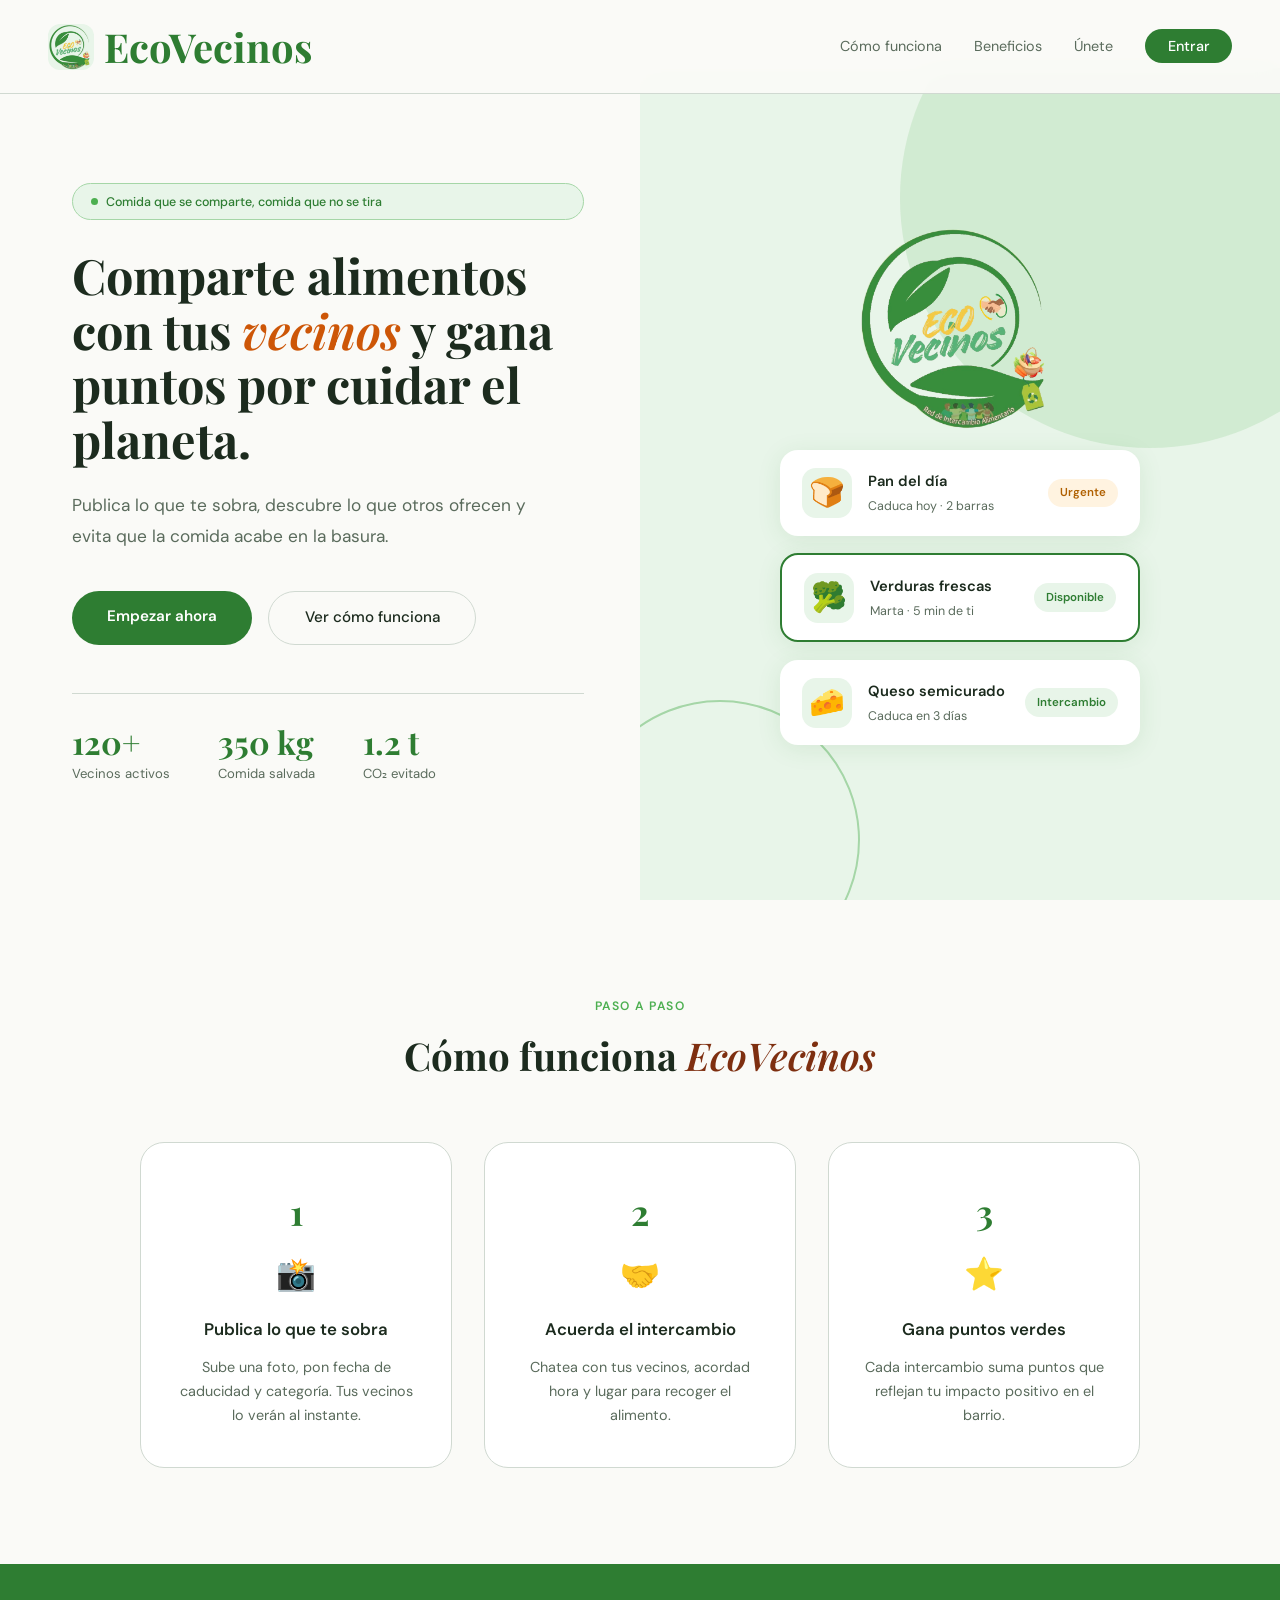
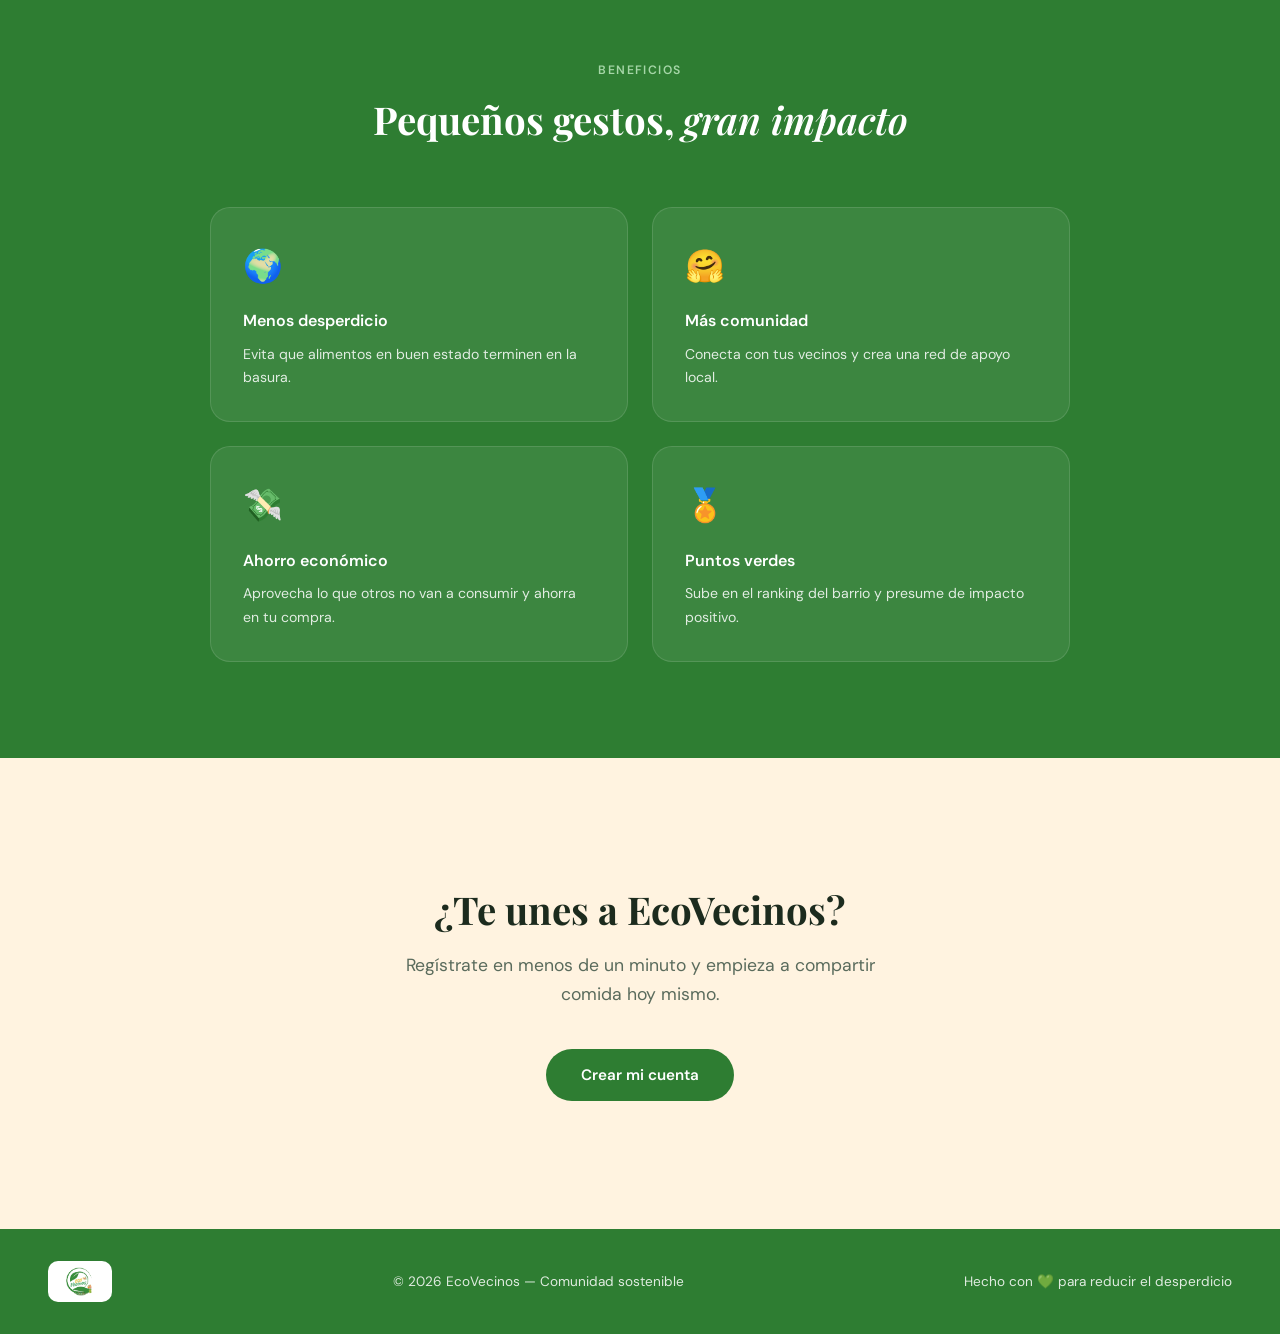
<file: frontend/index.html>
<!DOCTYPE html>
<html lang="es">
<head>
  <meta charset="UTF-8">
  <title>EcoVecinos — Comparte comida, suma puntos</title>
  <meta name="viewport" content="width=device-width, initial-scale=1.0">
  <link href="https://fonts.googleapis.com/css2?family=DM+Sans:wght@300;400;500;600&family=Playfair+Display:ital,wght@0,600;0,700;1,600;1,700&display=swap" rel="stylesheet">
  <link rel="stylesheet" href="css/estilos.css">
</head>
<body>

  <nav>
    <a href="index.html" class="logo">
      <div class="logo-img">
        <img src="images/logo.png" alt="EcoVecinos" class="logo-real">
      </div>
      <span class="logo-text">EcoVecinos</span>
    </a>
    <ul>
      <li><a href="#como-funciona">Cómo funciona</a></li>
      <li><a href="#beneficios">Beneficios</a></li>
      <li><a href="#cta">Únete</a></li>
      <li><a href="login.html" class="btn-nav">Entrar</a></li>
    </ul>
  </nav>

  <main>

    <!-- HERO -->
    <section class="hero">
      <div class="hero-left">
        <div class="hero-tag">Comida que se comparte, comida que no se tira</div>
        <h1>Comparte alimentos con tus <em>vecinos</em> y gana puntos por cuidar el planeta.</h1>
        <p class="hero-desc">
          Publica lo que te sobra, descubre lo que otros ofrecen y evita que la comida acabe en la basura.
        </p>
        <div class="hero-buttons">
          <a href="login.html" class="btn-primary">Empezar ahora</a>
          <a href="#como-funciona" class="btn-secondary">Ver cómo funciona</a>
        </div>
        <div class="hero-stats">
          <div>
            <div class="stat-num">120+</div>
            <div class="stat-label">Vecinos activos</div>
          </div>
          <div>
            <div class="stat-num">350 kg</div>
            <div class="stat-label">Comida salvada</div>
          </div>
          <div>
            <div class="stat-num">1.2 t</div>
            <div class="stat-label">CO₂ evitado</div>
          </div>
        </div>
      </div>

      <div class="hero-right">
        <div class="hero-illustration">
          <div class="logo-imgagen">
            <img src="images/logo.png" alt="EcoVecinos" class="logo-real">
          </div>
          <div class="food-card">
            <div class="food-emoji">🍞</div>
            <div class="food-info">
              <div class="food-name">Pan del día</div>
              <div class="food-meta">Caduca hoy · 2 barras</div>
            </div>
            <div class="food-badge urgente">Urgente</div>
          </div>
          <div class="food-card destacada">
            <div class="food-emoji">🥦</div>
            <div class="food-info">
              <div class="food-name">Verduras frescas</div>
              <div class="food-meta">Marta · 5 min de ti</div>
            </div>
            <div class="food-badge">Disponible</div>
          </div>
          <div class="food-card">
            <div class="food-emoji">🧀</div>
            <div class="food-info">
              <div class="food-name">Queso semicurado</div>
              <div class="food-meta">Caduca en 3 días</div>
            </div>
            <div class="food-badge">Intercambio</div>
          </div>
        </div>
      </div>
    </section>

    <!-- CÓMO FUNCIONA -->
    <section id="como-funciona" class="seccion">
      <div class="seccion-header">
        <div class="seccion-tag">Paso a paso</div>
        <h2>Cómo funciona <em>EcoVecinos</em></h2>
      </div>
      <div class="pasos">
        <div class="paso">
          <div class="paso-num">1</div>
          <div class="paso-icon">📸</div>
          <h3>Publica lo que te sobra</h3>
          <p>Sube una foto, pon fecha de caducidad y categoría. Tus vecinos lo verán al instante.</p>
        </div>
        <div class="paso">
          <div class="paso-num">2</div>
          <div class="paso-icon">🤝</div>
          <h3>Acuerda el intercambio</h3>
          <p>Chatea con tus vecinos, acordad hora y lugar para recoger el alimento.</p>
        </div>
        <div class="paso">
          <div class="paso-num">3</div>
          <div class="paso-icon">⭐</div>
          <h3>Gana puntos verdes</h3>
          <p>Cada intercambio suma puntos que reflejan tu impacto positivo en el barrio.</p>
        </div>
      </div>
    </section>

    <!-- BENEFICIOS -->
    <section id="beneficios" class="seccion features-bg">
      <div class="seccion-header">
        <div class="seccion-tag">Beneficios</div>
        <h2>Pequeños gestos, <em>gran impacto</em></h2>
      </div>
      <div class="features-grid">
        <div class="feature-item">
          <div class="feature-icon">🌍</div>
          <h3>Menos desperdicio</h3>
          <p>Evita que alimentos en buen estado terminen en la basura.</p>
        </div>
        <div class="feature-item">
          <div class="feature-icon">🤗</div>
          <h3>Más comunidad</h3>
          <p>Conecta con tus vecinos y crea una red de apoyo local.</p>
        </div>
        <div class="feature-item">
          <div class="feature-icon">💸</div>
          <h3>Ahorro económico</h3>
          <p>Aprovecha lo que otros no van a consumir y ahorra en tu compra.</p>
        </div>
        <div class="feature-item">
          <div class="feature-icon">🏅</div>
          <h3>Puntos verdes</h3>
          <p>Sube en el ranking del barrio y presume de impacto positivo.</p>
        </div>
      </div>
    </section>

    <!-- CTA -->
    <section id="cta" class="cta-section">
      <h2>¿Te unes a EcoVecinos?</h2>
      <p>Regístrate en menos de un minuto y empieza a compartir comida hoy mismo.</p>
      <a href="login.html" class="btn-primary">Crear mi cuenta</a>
    </section>

    <footer class="footer">
      <div class="footer-logo">
        <img src="images/logo.png" alt="EcoVecinos">
      </div>
      <p>© 2026 EcoVecinos — Comunidad sostenible</p>
      <p>Hecho con 💚 para reducir el desperdicio</p>
    </footer>

  </main>

</body>
</html>
</file>
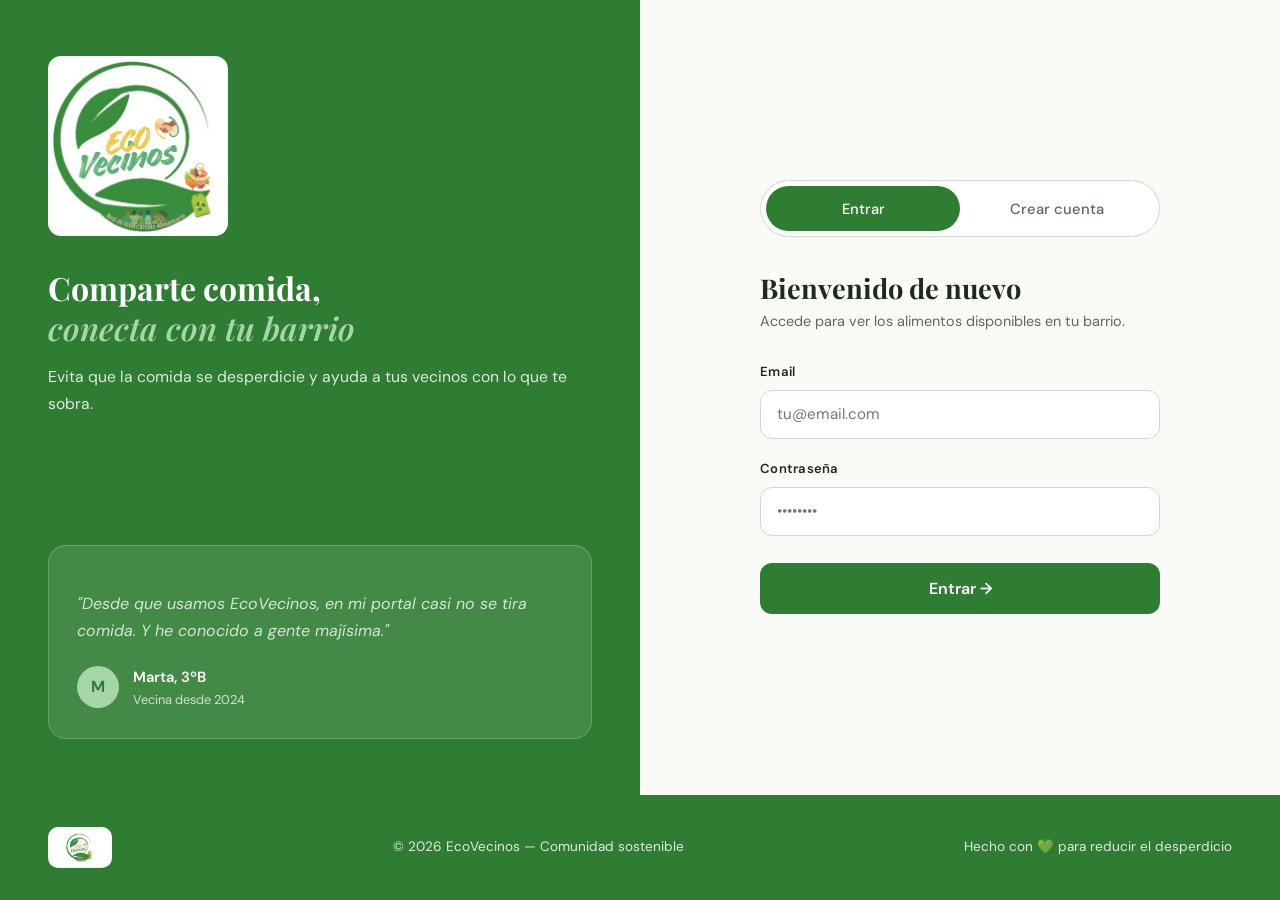
<file: frontend/dashboard.html>
<!DOCTYPE html>
<html lang="es">
<head>
  <meta charset="UTF-8">
  <title>EcoVecinos — Dashboard</title>
  <meta name="viewport" content="width=device-width, initial-scale=1.0">
  <link rel="preconnect" href="https://fonts.googleapis.com">
  <link href="https://fonts.googleapis.com/css2?family=Playfair+Display:ital,wght@0,700;1,700&family=DM+Sans:wght@300;400;500;600&display=swap" rel="stylesheet">
  <link rel="stylesheet" href="css/estilos_dashboard.css">
 <!-- PWA -->
  <link rel="manifest" href="manifest.json">
  <meta name="theme-color" content="#2E7D32">
  <link rel="apple-touch-icon" href="images/icon-192_v2.png">
  <link rel="icon" href="images/icon-192_v2.png">
</head>

<body>

  <!-- ══════════════════════════════════════════
       SIDEBAR
  ══════════════════════════════════════════ -->
  <aside class="sidebar">

    <a class="sidebar-logo" href="index.html">
      <div class="logo-img">
        <img src="images/logo.png" alt="EcoVecinos">
      </div>
      <span class="logo-text">EcoVecinos</span>
    </a>

    <nav class="sidebar-nav">
      <div class="nav-seccion">Navegación</div>
      <button class="nav-btn" data-section="inicio">🏠 Inicio</button>
      <button class="nav-btn" data-section="mis-alimentos">🥕 Mis alimentos</button>
      <button class="nav-btn" data-section="intercambios">🔄 Intercambios</button>
      <button class="nav-btn" data-section="mi-barrio">📍 Mi barrio</button>
      <button class="nav-btn" data-section="ranking">🏆 Ranking</button>
      <button class="nav-btn" data-section="chats-intercambios">💬 Chats</button>
      <button class="nav-btn" data-section="perfil">👤 Perfil</button>
    </nav>

    <div class="sidebar-user">
      <div class="user-avatar" id="sidebar-avatar">U</div>
      <div id="sidebar-nombre">Usuario</div>
      <div id="sidebar-puntos">0 pts</div>
      <button id="btn-logout" class="btn-cerrar">Cerrar sesión</button>
    </div>

  </aside>

  <!-- ══════════════════════════════════════════
       CONTENIDO PRINCIPAL
  ══════════════════════════════════════════ -->
  <main class="main">

    <!-- TOPBAR -->
    <header class="topbar">
      <h1 id="topbar-saludo">Hola, vecino/a 👋</h1>
      <button id="btn-abrir-form" class="btn-nuevo">+ Publicar alimento</button>
    </header>

    <!-- ── SECCIÓN: INICIO ────────────────────────────── -->
    <section id="inicio" class="seccion-dashboard">

      <div class="stats-grid">
        <div class="stat-card">
          <div class="stat-label">Mis publicaciones</div>
          <div class="stat-valor" id="stat-publicaciones">0</div>
        </div>
        <div class="stat-card">
          <div class="stat-label">Intercambios</div>
          <div class="stat-valor" id="stat-intercambios">0</div>
        </div>
        <div class="stat-card">
          <div class="stat-label">Puntos verdes</div>
          <div class="stat-valor stat-verde" id="stat-puntos">0</div>
        </div>
        <div class="stat-card">
          <div class="stat-label">CO₂ evitado</div>
          <div class="stat-valor stat-tierra" id="stat-co2">0 kg</div>
        </div>
      </div>

      <div class="card-bloque">
        <h2>Alimentos disponibles en tu barrio</h2>
        <div class="filtros">
          <div class="filtro activo" data-cat="">Todos</div>
          <div class="filtro" data-cat="fruta">🍎 Fruta</div>
          <div class="filtro" data-cat="verdura">🥦 Verdura</div>
          <div class="filtro" data-cat="pan">🍞 Pan</div>
          <div class="filtro" data-cat="lacteos">🧀 Lácteos</div>
          <div class="filtro" data-cat="otros">📦 Otros</div>
        </div>
        <div id="lista-alimentos" class="alimentos-grid">
          <div class="vacio">
            <div class="vacio-icon">🌿</div>
            <p>Cargando alimentos...</p>
          </div>
        </div>
      </div>

    </section>

    <!-- ── SECCIÓN: MIS ALIMENTOS ───────────────────────── -->
    <section id="mis-alimentos" class="seccion-dashboard" style="display:none;">
      <h2>Mis alimentos publicados</h2>
      <div id="lista-mis-alimentos" class="alimentos-grid">
        <div class="vacio">
          <div class="vacio-icon">🥕</div>
          <p>Aún no has publicado nada. ¡Comparte tu primer alimento!</p>
        </div>
      </div>
    </section>

    <!-- ── SECCIÓN: INTERCAMBIOS ──────────────────────────── -->
    <section id="intercambios" class="seccion-dashboard" style="display:none;">
      <h2>Intercambios</h2>
      <h3>Recibidos</h3>
      <div id="intercambios-recibidos">
        <div class="vacio"><p>Sin intercambios recibidos</p></div>
      </div>
      <h3>Enviados</h3>
      <div id="intercambios-enviados">
        <div class="vacio"><p>Sin intercambios enviados</p></div>
      </div>
    </section>

    <!-- ── SECCIÓN: MI BARRIO ────────────────────────────── -->
    <section id="mi-barrio" class="seccion-dashboard" style="display:none;">
      <h2>Mi barrio</h2>
      <div class="card-bloque">
        <p style="color:var(--texto-suave); font-size:0.95rem;">Información de tu comunidad y estadísticas del barrio próximamente.</p>
      </div>
    </section>

    <!-- ── SECCIÓN: RANKING ──────────────────────────────── -->
    <section id="ranking" class="seccion-dashboard" style="display:none;">
      <h2>Ranking de vecinos</h2>
      <div id="lista-ranking">
        <div class="vacio"><div class="vacio-icon">🏆</div><p>Cargando ranking...</p></div>
      </div>
    </section>

    <!-- ── SECCIÓN: CHATS ────────────────────────────────── -->
    <section id="chats-intercambios" class="seccion-dashboard" style="display:none;">
      <h2>Chats de intercambios</h2>
      <div id="lista-chats-intercambios" class="alimentos-grid">
        <div class="vacio"><p>Sin chats de intercambio activos</p></div>
      </div>

      <div id="chat-intercambio-contenedor" class="chat-intercambio-contenedor">
        <div class="chat-intercambio-header">
          <span id="chat-intercambio-titulo">Chat</span>
        </div>
        <div id="chat-intercambio-historial" class="chat-historial"></div>
        <form id="chat-intercambio-form" class="chat-form">
          <input id="chat-intercambio-input" type="text" placeholder="Escribe un mensaje..." autocomplete="off">
          <button type="submit">Enviar</button>
        </form>
      </div>
    </section>

    <!-- ── SECCIÓN: PERFIL ──────────────────────────────── -->
    <section id="perfil" class="seccion-dashboard" style="display:none;">
      <h2>Mi perfil</h2>
      <div id="perfil-contenido"></div>
    </section>

    <footer class="footer">
      <div class="footer-logo">
        <img src="images/logo.png" alt="EcoVecinos">
      </div>
      <p>© 2026 EcoVecinos — Comunidad sostenible</p>
      <p>Hecho con 💚 para reducir el desperdicio</p>
    </footer>

  </main>

  <!-- ══════════════════════════════════════════
       MODAL PUBLICAR ALIMENTO
  ══════════════════════════════════════════ -->
  <div id="modal-alimento" class="modal">
    <div class="modal-contenido">
      <button id="modal-alimento-cerrar" class="modal-cerrar">✕</button>
      <h2>Publicar alimento</h2>

      <form id="foodForm" enctype="multipart/form-data">
        <div class="form-grupo">
          <label>Nombre del alimento</label>
          <input type="text" name="nombre" placeholder="Ej: Manzanas, Pan de pueblo…" required>
        </div>
        <div class="form-grupo">
          <label>Categoría</label>
          <select name="categoria" required>
            <option value="" disabled selected>Selecciona categoría</option>
            <option value="fruta">🍎 Fruta</option>
            <option value="verdura">🥦 Verdura</option>
            <option value="pan">🍞 Pan</option>
            <option value="lacteos">🧀 Lácteos</option>
            <option value="otros">📦 Otros</option>
          </select>
        </div>
        <div class="form-grupo">
          <label>Fecha de caducidad</label>
          <input type="date" name="fecha_caducidad" required>
        </div>
        <div class="form-grupo">
          <label>Foto del alimento (opcional)</label>
          <input type="file" name="imagen" accept="image/*">
        </div>
        <div class="form-grupo">
          <label>Ticket de compra (opcional)</label>
          <input type="file" name="ticket" accept="image/*,application/pdf">
        </div>
        <button type="submit" class="btn-guardar" id="btn-publicar">Publicar alimento 🌿</button>
      </form>
    </div>
  </div>

  <!-- ══════════════════════════════════════════
       MODAL TICKET
  ══════════════════════════════════════════ -->
  <div id="modal-ticket" class="modal-ticket">
    <div class="modal-ticket-contenido">
      <button id="modal-ticket-cerrar" class="modal-cerrar">✕</button>
      <iframe id="modal-ticket-frame" class="modal-ticket-frame" title="Ticket"></iframe>
    </div>
  </div>

  <!-- ══════════════════════════════════════════
       CHAT GLOBAL DEL BARRIO
  ══════════════════════════════════════════ -->
  <button id="btn-chat-global" class="btn-chat-global" title="Chat del barrio">💬</button>

  <div id="chat-global" class="chat-global">
    <div class="chat-global-header">
      <span>💬 Chat del barrio</span>
      <button id="chat-global-cerrar">✕</button>
    </div>
    <div id="chat-global-historial" class="chat-historial"></div>
    <form id="chat-global-form" class="chat-form">
      <input id="chat-global-input" type="text" placeholder="Escribe al barrio…" autocomplete="off">
      <button type="submit">Enviar</button>
    </form>
  </div>

  <!-- JS -->
<!-- Nav inferior móvil -->
<nav class="mobile-nav">
  <button class="mobile-nav-btn activa" data-section="inicio">
    <span class="nav-icon">🏠</span>
    <span>Inicio</span>
  </button>
  <button class="mobile-nav-btn" data-section="mis-alimentos">
    <span class="nav-icon">🥕</span>
    <span>Mis alimentos</span>
  </button>
  <button class="mobile-nav-btn" data-section="intercambios">
    <span class="nav-icon">🔄</span>
    <span>Intercambios</span>
  </button>
  <button class="mobile-nav-btn" data-section="mi-barrio">
    <span class="nav-icon">📍</span>
    <span>Barrio</span>
  </button>
  <button class="mobile-nav-btn" data-section="ranking">
    <span class="nav-icon">🏆</span>
    <span>Ranking</span>
  </button>
  <button class="mobile-nav-btn" data-section="chats-intercambios">
    <span class="nav-icon">💬</span>
    <span>Chats</span>
  </button>
  <button class="mobile-nav-btn" data-section="perfil">
    <span class="nav-icon">👤</span>
    <span>Perfil</span>
  </button>
  <button class="mobile-nav-btn" id="mobile-logout">
    <span class="nav-icon">🚪</span>
    <span>Salir</span>
  </button>
</nav>

<script src="js/app.js"></script>

  <script src="js/app.js"></script>

 <script>
  if ('serviceWorker' in navigator) {
    navigator.serviceWorker.register('/sw.js') 
      .then(() => console.log('[PWA] Service Worker registrado'))
      .catch(e => console.error('[PWA] Error:', e));
  }
</script>


</body>
</html>
</file>
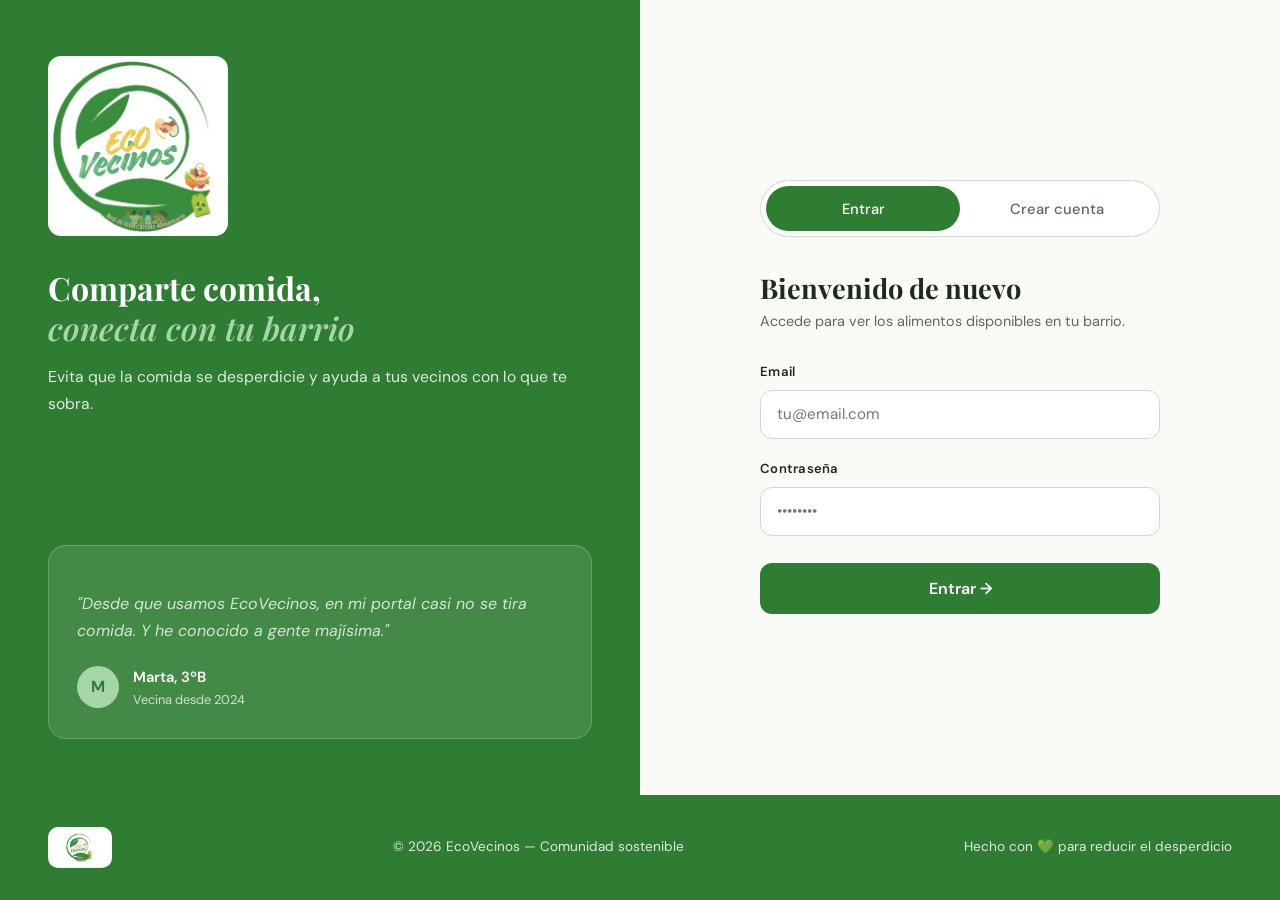
<file: frontend/login.html>
<!DOCTYPE html>
<html lang="es">
<head>
  <meta charset="UTF-8">
  <title>EcoVecinos — Acceso</title>
  <meta name="viewport" content="width=device-width, initial-scale=1.0">
  <link href="https://fonts.googleapis.com/css2?family=DM+Sans:wght@300;400;500;600&family=Playfair+Display:ital,wght@0,600;0,700;1,600&display=swap" rel="stylesheet">
  <link rel="stylesheet" href="css/estilos.css">
  <!-- PWA -->
  <link rel="manifest" href="manifest.json">
  <meta name="theme-color" content="#2E7D32">
  <link rel="apple-touch-icon" href="images/icon-192_v2.png">
  <link rel="icon" href="images/icon-192_v2.png"> 
</head>

<body class="login-page">

  <div class="login-wrapper">

    <!-- PANEL IZQUIERDO -->
    <div class="panel-izq">
      <div>
        <a href="index.html" class="logo">
          <div class="logo-img">
            <img src="images/logo.png" alt="EcoVecinos" class="logo-real">
          </div>
        </a>
        <h2 style="margin-top:2rem;">Comparte comida,<br><em>conecta con tu barrio</em></h2>
        <p style="margin-top:1rem; opacity:0.85; font-size:0.98rem; line-height:1.7;">
          Evita que la comida se desperdicie y ayuda a tus vecinos con lo que te sobra.
        </p>
      </div>

      <div class="testimonio">
        <p class="testimonio-texto">
          "Desde que usamos EcoVecinos, en mi portal casi no se tira comida.
          Y he conocido a gente majísima."
        </p>
        <div class="testimonio-autor">
          <div class="autor-avatar">M</div>
          <div>
            <div class="autor-nombre">Marta, 3ºB</div>
            <div class="autor-info">Vecina desde 2024</div>
          </div>
        </div>
      </div>
    </div>

    <!-- PANEL DERECHO -->
    <div class="panel-der">
      <div class="form-container">

        <!-- TABS -->
        <div class="tabs">
          <div class="tab activo" id="tab-login">Entrar</div>
          <div class="tab" id="tab-registro">Crear cuenta</div>
        </div>

        <!-- MENSAJE DE ESTADO -->
        <div id="msg-estado" style="display:none; padding:0.75rem 1rem; border-radius:10px; font-size:0.88rem; margin-bottom:1rem;"></div>

        <!-- LOGIN -->
        <div id="vista-login">
          <h1 class="form-title">Bienvenido de nuevo</h1>
          <p class="form-subtitle">Accede para ver los alimentos disponibles en tu barrio.</p>

          <form id="loginForm" autocomplete="on">
            <div class="campo">
              <label for="login-email">Email</label>
              <input type="email" id="login-email" name="email" placeholder="tu@email.com" required autocomplete="email">
            </div>
            <div class="campo">
              <label for="login-password">Contraseña</label>
              <input type="password" id="login-password" name="password" placeholder="••••••••" required autocomplete="current-password">
            </div>
            <button type="submit" class="btn-submit" id="btn-login">Entrar →</button>
          </form>
        </div>

        <!-- REGISTRO -->
        <div id="vista-registro" style="display:none;">
          <h1 class="form-title">Crea tu cuenta</h1>
          <p class="form-subtitle">Únete a EcoVecinos y empieza a compartir comida.</p>

          <form id="registroForm" autocomplete="on">
            <div class="campo">
              <label for="reg-nombre">Nombre</label>
              <input type="text" id="reg-nombre" name="nombre" placeholder="Tu nombre" required autocomplete="name">
            </div>
            <div class="campo">
              <label for="reg-email">Email</label>
              <input type="email" id="reg-email" name="email" placeholder="tu@email.com" required autocomplete="email">
            </div>
            <div class="campo">
              <label for="reg-barrio">Barrio / Portal</label>
              <input type="text" id="reg-barrio" name="barrio" placeholder="Ej: Portal 3, Calle Mayor" required>
            </div>
            <div class="campo">
              <label for="reg-password">Contraseña</label>
              <input type="password" id="reg-password" name="password" placeholder="Mínimo 8 caracteres" required minlength="8" autocomplete="new-password">
            </div>
            <button type="submit" class="btn-submit" id="btn-registro">Crear cuenta →</button>
          </form>
        </div>

      </div>
    </div>

  </div>

  <!-- FOOTER -->
  <footer class="footer">
    <div class="footer-logo">
      <img src="images/logo.png" alt="EcoVecinos">
    </div>
    <p>© 2026 EcoVecinos — Comunidad sostenible</p>
    <p>Hecho con 💚 para reducir el desperdicio</p>
  </footer>

  <script>
    /* ── TABS ─────────────────────────────────────────── */
    const tabLogin    = document.getElementById('tab-login');
    const tabRegistro = document.getElementById('tab-registro');
    const vistaLogin  = document.getElementById('vista-login');
    const vistaReg    = document.getElementById('vista-registro');
    const msgEstado   = document.getElementById('msg-estado');

    function ocultarMsg() {
      msgEstado.style.display = 'none';
      msgEstado.textContent = '';
    }

    function mostrarMsg(texto, tipo) {
      msgEstado.style.display = 'block';
      msgEstado.textContent = texto;
      msgEstado.style.background = tipo === 'ok' ? '#E8F5E9' : '#FFEBEE';
      msgEstado.style.color      = tipo === 'ok' ? '#2E7D32' : '#c62828';
      msgEstado.style.border     = tipo === 'ok' ? '1px solid #A5D6A7' : '1px solid #FFCDD2';
    }

    tabLogin.addEventListener('click', () => {
      tabLogin.classList.add('activo');
      tabRegistro.classList.remove('activo');
      vistaLogin.style.display = 'block';
      vistaReg.style.display   = 'none';
      ocultarMsg();
    });

    tabRegistro.addEventListener('click', () => {
      tabRegistro.classList.add('activo');
      tabLogin.classList.remove('activo');
      vistaReg.style.display   = 'block';
      vistaLogin.style.display = 'none';
      ocultarMsg();
    });

    /* ── LOGIN ────────────────────────────────────────── */
    document.getElementById('loginForm').addEventListener('submit', async (e) => {
      e.preventDefault();
      ocultarMsg();
      const btn = document.getElementById('btn-login');
      btn.textContent = 'Entrando...';
      btn.disabled = true;

      const fd = new FormData(e.target);
      fd.append('action', 'login');

      try {
        const res  = await fetch('/backend/api.php', { method: 'POST', body: fd });
        const data = await res.json();

        if (data.status === 'ok') {
          localStorage.setItem('userId', data.usuario.id);
          localStorage.setItem('userName', data.usuario.nombre);
          mostrarMsg('¡Bienvenido/a! Redirigiendo…', 'ok');
          setTimeout(() => { window.location.href = 'dashboard.html'; }, 600);
        } else {
          mostrarMsg(data.mensaje || 'Credenciales incorrectas', 'error');
          btn.textContent = 'Entrar →';
          btn.disabled = false;
        }
      } catch {
        mostrarMsg('Error de conexión con el servidor', 'error');
        btn.textContent = 'Entrar →';
        btn.disabled = false;
      }
    });

    /* ── REGISTRO ─────────────────────────────────────── */
    document.getElementById('registroForm').addEventListener('submit', async (e) => {
      e.preventDefault();
      ocultarMsg();
      const btn = document.getElementById('btn-registro');
      btn.textContent = 'Creando cuenta...';
      btn.disabled = true;

      const fd = new FormData(e.target);
      fd.append('action', 'registro');

      try {
        const res  = await fetch('/backend/api.php', { method: 'POST', body: fd });
        const data = await res.json();

        if (data.status === 'ok') {
          mostrarMsg('¡Cuenta creada! Ya puedes iniciar sesión.', 'ok');
          e.target.reset();
          setTimeout(() => { tabLogin.click(); }, 1500);
        } else {
          mostrarMsg(data.mensaje || 'Error al registrar', 'error');
        }
      } catch {
        mostrarMsg('Error de conexión con el servidor', 'error');
      }

      btn.textContent = 'Crear cuenta →';
      btn.disabled = false;
    });
  </script>

 <script>
  if ('serviceWorker' in navigator) {
    navigator.serviceWorker.register('/sw.js') 
      .then(() => console.log('[PWA] Service Worker registrado'))
      .catch(e => console.error('[PWA] Error:', e));
  }
</script>

</body>
</html>
</file>
<file: frontend/css/estilos.css>
/* ============================================================
   RESET + VARIABLES GLOBALES
============================================================ */
*, *::before, *::after {
  box-sizing: border-box;
  margin: 0;
  padding: 0;
}

:root {
  --verde:        #2E7D32;
  --verde-claro:  #4CAF50;
  --verde-palido: #E8F5E9;
  --verde-suave:  #A5D6A7;
  --tierra:       #B06000;
  --tierra-claro: #FFF3E0;
  --crema:        #FAFAF7;
  --blanco:       #FFFFFF;
  --texto:        #1C2B1E;
  --texto-suave:  #5A6B5C;
  --borde:        #D0D9D1;
  --sombra:       0 4px 24px rgba(46,125,50,0.10);
  --sombra-lg:    0 8px 40px rgba(46,125,50,0.15);
}

html {
  scroll-behavior: smooth;
  font-size: 16px;
}

body {
  font-family: 'DM Sans', sans-serif;
  background: var(--crema);
  color: var(--texto);
  line-height: 1.65;
  -webkit-font-smoothing: antialiased;
}

/* Animaciones */
@keyframes fadeUp {
  from { opacity: 0; transform: translateY(28px); }
  to   { opacity: 1; transform: translateY(0); }
}
@keyframes fadeIn {
  from { opacity: 0; }
  to   { opacity: 1; }
}
@keyframes slideRight {
  from { opacity: 0; transform: translateX(-20px); }
  to   { opacity: 1; transform: translateX(0); }
}

/* ============================================================
   LOGO
============================================================ */
.logo-img {
  width: 46px;
  height: 46px;
  background: var(--verde-palido);
  border-radius: 12px;
  overflow: hidden;
  display: flex;
  align-items: center;
  justify-content: center;
  flex-shrink: 0;
}

.logo-imagen {
  width: 200px;
  height: 200px;
  background: var(--verde-palido);
  border-radius: 12px;
  overflow: hidden;
  display: flex;
  align-items: center;
  justify-content: center;
  flex-shrink: 0;
}
.logo-img img, .logo-real {
  width: 100%;
  height: 100%;
  object-fit: cover;
}

/* ============================================================
   NAVBAR
============================================================ */
nav {
  position: fixed;
  top: 0; left: 0; right: 0;
  z-index: 200;
  display: flex;
  align-items: center;
  justify-content: space-between;
  padding: 0.85rem 3rem;
  background: rgba(250,250,247,0.94);
  backdrop-filter: blur(12px);
  border-bottom: 1px solid var(--borde);
  animation: fadeIn 0.5s ease;
}

.logo {
  display: flex;
  align-items: center;
  gap: 0.65rem;
  text-decoration: none;
}

.logo-text {
  font-family: 'Playfair Display', serif;
  font-size: 2.50rem;
  color: var(--verde);
  font-weight: 700;
}

nav ul {
  list-style: none;
  display: flex;
  gap: 2rem;
  align-items: center;
}

nav ul a {
  text-decoration: none;
  color: var(--texto-suave);
  font-size: 0.9rem;
  font-weight: 400;
  transition: color 0.2s;
}

nav ul a:hover { color: var(--verde); }

.btn-nav {
  background: var(--verde) !important;
  color: white !important;
  padding: 0.5rem 1.4rem !important;
  border-radius: 100px !important;
  font-weight: 500 !important;
  transition: background 0.2s, transform 0.2s !important;
}

.btn-nav:hover {
  background: var(--verde-claro) !important;
  transform: translateY(-1px);
}

/* ============================================================
   BOTONES GLOBALES
============================================================ */
.btn-primary {
  display: inline-block;
  background: var(--verde);
  color: white;
  padding: 0.85rem 2.2rem;
  border-radius: 100px;
  text-decoration: none;
  font-weight: 600;
  font-size: 0.95rem;
  transition: background 0.2s, transform 0.2s, box-shadow 0.2s;
  border: none;
  cursor: pointer;
}

.btn-primary:hover {
  background: var(--verde-claro);
  transform: translateY(-2px);
  box-shadow: 0 6px 20px rgba(46,125,50,0.25);
}

.btn-secondary {
  display: inline-block;
  background: transparent;
  color: var(--texto);
  padding: 0.85rem 2.2rem;
  border-radius: 100px;
  border: 1.5px solid var(--borde);
  text-decoration: none;
  font-weight: 500;
  font-size: 0.95rem;
  transition: border-color 0.2s, color 0.2s, transform 0.2s;
}

.btn-secondary:hover {
  border-color: var(--verde);
  color: var(--verde);
  transform: translateY(-2px);
}

/* ============================================================
   HERO
============================================================ */
.hero {
  min-height: 100vh;
  display: grid;
  grid-template-columns: 1fr 1fr;
  padding-top: 68px;
}

.hero-left {
  display: flex;
  flex-direction: column;
  justify-content: center;
  padding: 5rem 3.5rem 5rem 4.5rem;
  animation: fadeUp 0.7s ease both;
}

.hero-tag {
  display: inline-flex;
  align-items: center;
  gap: 0.5rem;
  background: var(--verde-palido);
  color: var(--verde);
  font-size: 0.78rem;
  font-weight: 500;
  padding: 0.45rem 1.1rem;
  border-radius: 100px;
  margin-bottom: 1.75rem;
  border: 1px solid var(--verde-suave);
}

.hero-tag::before {
  content: '';
  width: 7px;
  height: 7px;
  background: var(--verde-claro);
  border-radius: 50%;
  flex-shrink: 0;
}

h1 {
  font-family: 'Playfair Display', serif;
  font-size: clamp(2.4rem, 3.8vw, 3.6rem);
  line-height: 1.12;
  margin-bottom: 1.5rem;
  color: var(--texto);
}

h1 em {
  font-style: italic;
  color: #cd5607;
  font-weight: 600;
}

.hero-desc {
  font-size: 1.08rem;
  color: var(--texto-suave);
  max-width: 460px;
  margin-bottom: 2.5rem;
  line-height: 1.75;
}

.hero-buttons {
  display: flex;
  gap: 1rem;
  flex-wrap: wrap;
  margin-bottom: 3rem;
}

.hero-stats {
  display: flex;
  gap: 3rem;
  padding-top: 2rem;
  border-top: 1px solid var(--borde);
}

.stat-num {
  font-family: 'Playfair Display', serif;
  font-size: 2rem;
  font-weight: 700;
  color: var(--verde);
  line-height: 1;
}

.stat-label {
  font-size: 0.82rem;
  color: var(--texto-suave);
  margin-top: 0.3rem;
}

/* Hero right */
.hero-right {
  background: var(--verde-palido);
  display: flex;
  align-items: center;
  justify-content: center;
  padding: 4rem 3rem;
  position: relative;
  overflow: hidden;
  animation: fadeIn 1s ease both 0.3s;
}

.hero-right::before {
  content: '';
  position: absolute;
  width: 500px;
  height: 500px;
  border-radius: 50%;
  background: var(--verde-suave);
  opacity: 0.35;
  top: -120px;
  right: -120px;
}

.hero-right::after {
  content: '';
  position: absolute;
  width: 280px;
  height: 280px;
  border-radius: 50%;
  background: var(--verde-palido);
  border: 2px solid var(--verde-suave);
  bottom: -80px;
  left: -60px;
}

.hero-illustration {
  position: relative;
  z-index: 1;
  display: grid;
  gap: 1.1rem;
  width: 100%;
  max-width: 360px;
}

.food-card {
  background: white;
  border-radius: 18px;
  padding: 1.1rem 1.4rem;
  display: flex;
  align-items: center;
  gap: 1rem;
  box-shadow: var(--sombra);
  transition: transform 0.3s ease, box-shadow 0.3s ease;
  animation: slideRight 0.6s ease both;
}

.food-card:nth-child(1) { animation-delay: 0.4s; }
.food-card:nth-child(2) { animation-delay: 0.55s; }
.food-card:nth-child(3) { animation-delay: 0.7s; }

.food-card:hover {
  transform: translateX(6px);
  box-shadow: var(--sombra-lg);
}

.food-card.destacada {
  border: 2px solid var(--verde);
}

.food-emoji {
  font-size: 1.8rem;
  width: 50px;
  height: 50px;
  background: var(--verde-palido);
  border-radius: 14px;
  display: flex;
  align-items: center;
  justify-content: center;
  flex-shrink: 0;
}

.food-info { flex: 1; min-width: 0; }

.food-name {
  font-weight: 600;
  font-size: 0.92rem;
  color: var(--texto);
  white-space: nowrap;
  overflow: hidden;
  text-overflow: ellipsis;
}

.food-meta {
  font-size: 0.78rem;
  color: var(--texto-suave);
  margin-top: 0.15rem;
}

.food-badge {
  background: var(--verde-palido);
  color: var(--verde);
  font-size: 0.72rem;
  padding: 0.3rem 0.75rem;
  border-radius: 100px;
  font-weight: 600;
  white-space: nowrap;
  flex-shrink: 0;
}

.food-badge.urgente {
  background: var(--tierra-claro);
  color: var(--tierra);
}

/* ============================================================
   SECCIONES
============================================================ */
.seccion {
  padding: 6rem 4rem;
}

.seccion-header {
  text-align: center;
  margin-bottom: 4rem;
}

.seccion-tag {
  font-size: 0.76rem;
  text-transform: uppercase;
  letter-spacing: 0.12em;
  font-weight: 600;
  color: var(--verde-claro);
  margin-bottom: 1rem;
}

h2 {
  font-family: 'Playfair Display', serif;
  font-size: clamp(1.9rem, 3vw, 2.8rem);
  color: var(--texto);
  line-height: 1.2;
}

h2 em {
  font-style: italic;
  color: #f7f5ef;
  font-weight: 600;
}


/* Pasos */
.pasos {
  display: grid;
  grid-template-columns: repeat(3, 1fr);
  gap: 2rem;
  max-width: 1000px;
  margin: 0 auto;
}

.paso {
  text-align: center;
  padding: 2.5rem 2rem;
  border-radius: 24px;
  background: white;
  border: 1px solid var(--borde);
  transition: border-color 0.3s, transform 0.3s, box-shadow 0.3s;
}

.paso:hover {
  border-color: var(--verde-suave);
  transform: translateY(-6px);
  box-shadow: var(--sombra);
}

.paso-num {
  font-family: 'Playfair Display', serif;
  font-size: 2.2rem;
  font-weight: 700;
  color: var(--verde);
  margin-bottom: 0.4rem;
}

.paso-icon {
  font-size: 2rem;
  margin-bottom: 1rem;
}

.paso h3 {
  font-family: 'DM Sans', sans-serif;
  font-size: 1.05rem;
  font-weight: 600;
  margin-bottom: 0.75rem;
  color: var(--texto);
}

.paso p {
  font-size: 0.9rem;
  color: var(--texto-suave);
  line-height: 1.65;
}

/* Features */
.features-bg {
  background: var(--verde);
  color: white;
}

.features-bg h2 {
  color: white;
}

.features-bg .seccion-tag {
  color: var(--verde-suave);
}

.features-grid {
  display: grid;
  grid-template-columns: 1fr 1fr;
  gap: 1.5rem;
  max-width: 860px;
  margin: 0 auto;
}

.feature-item {
  background: rgba(255,255,255,0.07);
  border-radius: 20px;
  padding: 2rem;
  border: 1px solid rgba(255,255,255,0.12);
  transition: background 0.3s, transform 0.3s;
}

.feature-item:hover {
  background: rgba(255,255,255,0.12);
  transform: translateY(-4px);
}

.feature-icon {
  font-size: 2rem;
  margin-bottom: 1rem;
}

.feature-item h3 {
  font-size: 1rem;
  font-weight: 600;
  margin-bottom: 0.5rem;
}

.feature-item p {
  font-size: 0.88rem;
  opacity: 0.85;
  line-height: 1.65;
}

/* CTA */
.cta-section {
  background: var(--tierra-claro);
  text-align: center;
  padding: 8rem 4rem;
}

.cta-section h2 {
  font-size: clamp(2rem, 3vw, 2.8rem);
  margin-bottom: 1.2rem;
}

.cta-section p {
  font-size: 1.1rem;
  color: var(--texto-suave);
  margin-bottom: 2.5rem;
  max-width: 500px;
  margin-left: auto;
  margin-right: auto;
}

/* ============================================================
   FOOTER
============================================================ */
footer {
  background: var(--verde);
  color: white;
  padding: 2rem 3rem;
  display: flex;
  justify-content: space-between;
  align-items: center;
  gap: 1rem;
}

.footer-logo img {
  background: white;
  padding: 6px;
  border-radius: 10px;
  width: 64px;
  height: auto;
  display: block;
}

footer p {
  font-size: 0.85rem;
  opacity: 0.85;
}

/* ============================================================
   LOGIN PAGE
============================================================ */
body.login-page {
  display: flex;
  flex-direction: column;
  min-height: 100vh;
}

.login-wrapper {
  flex: 1;
  display: grid;
  grid-template-columns: 1fr 1fr;
}

/* Panel izquierdo */
.panel-izq {
  background: var(--verde);
  color: white;
  display: flex;
  flex-direction: column;
  justify-content: space-between;
  padding: 3.5rem 3rem;
  gap: 2rem;
}

.panel-izq .logo-img {
  width: 180px;
  height: 180px;
  border-radius: 13px;
  background: white;
}

.panel-izq h2 {
  font-family: 'Playfair Display', serif;
  font-size: clamp(1.8rem, 2.5vw, 2.4rem);
  line-height: 1.25;
  color: white;
  margin-top: 1.5rem;
}

.panel-izq h2 em {
  font-style: italic;
  color: var(--verde-suave);
}

.panel-izq > div > p {
  font-size: 1rem;
  opacity: 0.85;
  margin-top: 1rem;
  line-height: 1.7;
}

/* Testimonio */
.testimonio {
  background: rgba(255,255,255,0.1);
  border: 1px solid rgba(255,255,255,0.2);
  padding: 1.75rem;
  border-radius: 18px;
  backdrop-filter: blur(6px);
}

.testimonio-texto {
  font-style: italic;
  color: rgba(255,255,255,0.92);
  line-height: 1.65;
  margin-bottom: 1.25rem;
  font-size: 0.95rem;
}

.testimonio-autor {
  display: flex;
  align-items: center;
  gap: 0.9rem;
}

.autor-avatar {
  width: 42px;
  height: 42px;
  border-radius: 50%;
  background: var(--verde-suave);
  color: var(--verde);
  display: flex;
  align-items: center;
  justify-content: center;
  font-weight: 700;
  font-size: 1rem;
  flex-shrink: 0;
}

.autor-nombre {
  font-weight: 600;
  color: white;
  font-size: 0.92rem;
}

.autor-info {
  font-size: 0.8rem;
  opacity: 0.75;
  color: white;
}

/* Panel derecho */
.panel-der {
  background: var(--crema);
  display: flex;
  align-items: center;
  justify-content: center;
  padding: 3rem 2rem;
}

.form-container {
  width: 100%;
  max-width: 400px;
  animation: fadeUp 0.6s ease both;
}

/* Tabs */
.tabs {
  display: flex;
  background: white;
  border-radius: 100px;
  padding: 5px;
  margin-bottom: 2.25rem;
  border: 1px solid var(--borde);
}

.tab {
  flex: 1;
  text-align: center;
  padding: 0.65rem;
  border-radius: 100px;
  font-size: 0.92rem;
  cursor: pointer;
  color: var(--texto-suave);
  transition: background 0.2s, color 0.2s;
  user-select: none;
  font-weight: 500;
}

.tab.activo {
  background: var(--verde);
  color: white;
}

/* Títulos de form */
.form-title {
  font-family: 'Playfair Display', serif;
  font-size: 1.7rem;
  font-weight: 700;
  color: var(--texto);
  margin-bottom: 0.4rem;
}

.form-subtitle {
  font-size: 0.9rem;
  color: var(--texto-suave);
  margin-bottom: 1.75rem;
  line-height: 1.55;
}

/* Campos */
.campo {
  margin-bottom: 1.2rem;
}

.campo label {
  display: block;
  font-size: 0.82rem;
  font-weight: 600;
  color: var(--texto);
  margin-bottom: 0.45rem;
  letter-spacing: 0.02em;
}

.campo input {
  width: 100%;
  padding: 0.85rem 1rem;
  border: 1.5px solid var(--borde);
  border-radius: 12px;
  background: white;
  font-family: 'DM Sans', sans-serif;
  font-size: 0.95rem;
  color: var(--texto);
  transition: border-color 0.2s, box-shadow 0.2s;
  outline: none;
}

.campo input:focus {
  border-color: var(--verde);
  box-shadow: 0 0 0 3px rgba(46,125,50,0.1);
}

/* Botón submit */
.btn-submit {
  width: 100%;
  padding: 0.95rem;
  background: var(--verde);
  color: white;
  border: none;
  border-radius: 12px;
  font-family: 'DM Sans', sans-serif;
  font-size: 1rem;
  font-weight: 600;
  margin-top: 0.5rem;
  cursor: pointer;
  transition: background 0.2s, transform 0.2s, box-shadow 0.2s;
}

.btn-submit:hover {
  background: var(--verde-claro);
  transform: translateY(-2px);
  box-shadow: 0 6px 20px rgba(46,125,50,0.3);
}

.btn-submit:active {
  transform: translateY(0);
}

/* ============================================================
   RESPONSIVE
============================================================ */
@media (max-width: 960px) {
  nav {
    padding: 0.85rem 1.5rem;
  }

  nav ul {
    gap: 1rem;
  }

  .hero {
    grid-template-columns: 1fr;
    min-height: auto;
  }

  .hero-left {
    padding: 5rem 2rem 3rem;
  }

  .hero-right {
    display: none;
  }

  .pasos {
    grid-template-columns: 1fr;
  }

  .features-grid {
    grid-template-columns: 1fr;
  }

  .seccion {
    padding: 4rem 2rem;
  }

  footer {
    flex-direction: column;
    text-align: center;
    padding: 2rem;
  }

  .login-wrapper {
    grid-template-columns: 1fr;
  }

  .panel-izq {
    padding: 2.5rem 2rem;
  }
}

/* ============================================================
   CORRECCIONES
============================================================ */

/* Para secciones con fondo verde */
.features-bg h2 em {
  color: #ffffff !important; /* blanco puro */
  font-style: italic;
  font-weight: 600;
}

/* Para secciones con fondo claro */
.seccion:not(.features-bg) h2 em {
  color: #7e2f10;
  font-style: italic;
  font-weight: 600;
}
</file>
<file: frontend/css/estilos_dashboard.css>
/* ============================================================
   RESET + VARIABLES
============================================================ */
*, *::before, *::after {
  box-sizing: border-box;
  margin: 0;
  padding: 0;
}

:root {
  --verde:        #2E7D32;
  --verde-claro:  #4CAF50;
  --verde-palido: #E8F5E9;
  --verde-suave:  #A5D6A7;
  --tierra:       #B06000;
  --tierra-claro: #FFF3E0;
  --crema:        #F5F6F0;
  --fondo:        #FAFAF7;
  --blanco:       #FFFFFF;
  --texto:        #1C2B1E;
  --texto-suave:  #5A6B5C;
  --borde:        #D5DDD6;
  --sidebar-w:    260px;
  --sombra:       0 2px 12px rgba(0,0,0,0.07);
  --sombra-lg:    0 6px 30px rgba(0,0,0,0.12);
  --radius:       14px;
  --radius-sm:    8px;
}

html, body {
  height: 100%;
  -webkit-font-smoothing: antialiased;
}

body {
  font-family: 'DM Sans', sans-serif;
  background: var(--crema);
  color: var(--texto);
  display: flex;
  flex-direction: row;
  line-height: 1.6;
}

/* Animaciones */
@keyframes fadeUp {
  from { opacity: 0; transform: translateY(20px); }
  to   { opacity: 1; transform: translateY(0); }
}
@keyframes fadeIn {
  from { opacity: 0; }
  to   { opacity: 1; }
}
@keyframes slideIn {
  from { opacity: 0; transform: scale(0.97); }
  to   { opacity: 1; transform: scale(1); }
}

/* ============================================================
   SIDEBAR
============================================================ */
.sidebar {
  width: var(--sidebar-w);
  background: var(--verde);
  color: white;
  padding: 1.5rem 1.25rem;
  display: flex;
  flex-direction: column;
  gap: 1.5rem;
  position: fixed;
  top: 0;
  left: 0;
  height: 100vh;
  overflow-y: auto;
  z-index: 100;
}

.sidebar-logo {
  display: flex;
  align-items: center;
  gap: 0.75rem;
  text-decoration: none;
  color: white;
  padding: 0.25rem 0;
}

.logo-img {
  width: 44px;
  height: 44px;
  background: white;
  border-radius: 12px;
  overflow: hidden;
  display: flex;
  align-items: center;
  justify-content: center;
  flex-shrink: 0;
}

.logo-img img {
  width: 100%;
  height: 100%;
  object-fit: cover;
}

.logo-text {
  font-family: 'Playfair Display', serif;
  font-size: 1.2rem;
  font-weight: 700;
  line-height: 1.2;
}

/* Menú lateral */
.sidebar-nav {
  display: flex;
  flex-direction: column;
  gap: 4px;
}

.nav-seccion {
  font-size: 0.7rem;
  font-weight: 600;
  letter-spacing: 0.1em;
  text-transform: uppercase;
  opacity: 0.55;
  padding: 0.25rem 0.75rem;
  margin-top: 0.5rem;
  margin-bottom: 0.25rem;
}

.nav-btn {
  all: unset;
  display: flex;
  align-items: center;
  gap: 0.75rem;
  width: 100%;
  padding: 0.72rem 0.85rem;
  cursor: pointer;
  border-radius: var(--radius-sm);
  color: rgba(255,255,255,0.82);
  font-size: 0.9rem;
  font-weight: 400;
  transition: background 0.18s, color 0.18s;
  letter-spacing: 0.01em;
}

.nav-btn:hover {
  background: rgba(255,255,255,0.12);
  color: white;
}

.nav-btn.activa {
  background: rgba(255,255,255,0.18);
  color: white;
  font-weight: 600;
}

/* Usuario en sidebar */
.sidebar-user {
  margin-top: auto;
  padding: 1rem;
  background: rgba(0,0,0,0.15);
  border-radius: var(--radius-sm);
  display: flex;
  flex-direction: column;
  gap: 0.4rem;
}

.user-avatar {
  width: 44px;
  height: 44px;
  background: rgba(255,255,255,0.9);
  color: var(--verde);
  border-radius: 50%;
  display: flex;
  align-items: center;
  justify-content: center;
  font-weight: 700;
  font-size: 1.1rem;
  margin-bottom: 0.25rem;
}

#sidebar-nombre {
  font-weight: 600;
  font-size: 0.95rem;
  color: white;
}

#sidebar-puntos {
  font-size: 0.8rem;
  opacity: 0.7;
}

.btn-cerrar {
  margin-top: 0.5rem;
  padding: 0.55rem 0.85rem;
  background: rgba(198,40,40,0.75);
  border: none;
  color: white;
  border-radius: var(--radius-sm);
  cursor: pointer;
  font-family: 'DM Sans', sans-serif;
  font-size: 0.85rem;
  font-weight: 500;
  transition: background 0.2s;
}

.btn-cerrar:hover {
  background: #c62828;
}

/* ============================================================
   MAIN CONTENT
============================================================ */
.main {
  margin-left: var(--sidebar-w);
  width: calc(100% - var(--sidebar-w));
  min-height: 100vh;
  display: flex;
  flex-direction: column;
  overflow-x: hidden;
}

/* Topbar */
.topbar {
  position: sticky;
  top: 0;
  z-index: 50;
  display: flex;
  justify-content: space-between;
  align-items: center;
  padding: 1.25rem 2rem;
  background: rgba(245,246,240,0.95);
  backdrop-filter: blur(10px);
  border-bottom: 1px solid var(--borde);
}

.topbar h1 {
  font-family: 'Playfair Display', serif;
  font-size: 1.75rem;
  color: var(--texto);
  font-weight: 700;
}

.btn-nuevo {
  padding: 0.65rem 1.3rem;
  background: var(--verde);
  color: white;
  border: none;
  border-radius: 100px;
  cursor: pointer;
  font-family: 'DM Sans', sans-serif;
  font-size: 0.9rem;
  font-weight: 600;
  transition: background 0.2s, transform 0.2s, box-shadow 0.2s;
}

.btn-nuevo:hover {
  background: var(--verde-claro);
  transform: translateY(-1px);
  box-shadow: 0 4px 14px rgba(46,125,50,0.25);
}

/* Secciones dashboard */
.seccion-dashboard {
  padding: 2rem;
  animation: fadeUp 0.4s ease both;
  flex: 1;
}

/* ============================================================
   STATS GRID
============================================================ */
.stats-grid {
  display: grid;
  grid-template-columns: repeat(4, 1fr);
  gap: 1.25rem;
  margin-bottom: 2rem;
}

.stat-card {
  background: var(--blanco);
  padding: 1.5rem;
  border-radius: var(--radius);
  box-shadow: var(--sombra);
  border: 1px solid var(--borde);
  transition: transform 0.2s, box-shadow 0.2s;
}

.stat-card:hover {
  transform: translateY(-3px);
  box-shadow: var(--sombra-lg);
}

.stat-label {
  font-size: 0.78rem;
  font-weight: 600;
  text-transform: uppercase;
  letter-spacing: 0.06em;
  color: var(--texto-suave);
}

.stat-valor {
  font-family: 'Playfair Display', serif;
  font-size: 2.2rem;
  font-weight: 700;
  margin-top: 0.4rem;
  color: var(--texto);
  line-height: 1;
}

.stat-verde { color: var(--verde); }
.stat-tierra { color: var(--tierra); }

/* ============================================================
   CARD BLOQUE GENERAL
============================================================ */
.card-bloque {
  background: var(--blanco);
  padding: 1.75rem;
  border-radius: var(--radius);
  box-shadow: var(--sombra);
  border: 1px solid var(--borde);
}

.card-bloque h2 {
  font-family: 'Playfair Display', serif;
  font-size: 1.35rem;
  font-weight: 700;
  color: var(--texto);
  margin-bottom: 1rem;
}

/* Filtros */
.filtros {
  display: flex;
  gap: 0.6rem;
  flex-wrap: wrap;
  margin-bottom: 1.5rem;
}

.filtro {
  padding: 0.4rem 1rem;
  background: var(--crema);
  border: 1px solid var(--borde);
  border-radius: 100px;
  cursor: pointer;
  font-size: 0.82rem;
  font-weight: 500;
  color: var(--texto-suave);
  transition: all 0.18s;
  user-select: none;
}

.filtro:hover {
  border-color: var(--verde);
  color: var(--verde);
}

.filtro.activo {
  background: var(--verde);
  color: white;
  border-color: var(--verde);
}

/* ============================================================
   GRID ALIMENTOS
============================================================ */
.alimentos-grid {
  display: grid;
  grid-template-columns: repeat(auto-fill, minmax(200px, 1fr));
  gap: 1.25rem;
}

/* Tarjeta alimento */
.card-alimento {
  background: var(--blanco);
  border: 1px solid var(--borde);
  border-radius: var(--radius);
  padding: 1.25rem;
  display: flex;
  flex-direction: column;
  gap: 0.65rem;
  transition: transform 0.2s, box-shadow 0.2s, border-color 0.2s;
  animation: fadeIn 0.3s ease;
}

.card-alimento:hover {
  transform: translateY(-4px);
  box-shadow: var(--sombra-lg);
  border-color: var(--verde-suave);
}

.card-alimento-header {
  display: flex;
  align-items: flex-start;
  justify-content: space-between;
  gap: 0.5rem;
}

.card-alimento-header h3 {
  font-size: 0.95rem;
  font-weight: 600;
  color: var(--texto);
  line-height: 1.3;
}

.badge {
  background: var(--verde-palido);
  color: var(--verde);
  font-size: 0.7rem;
  font-weight: 600;
  padding: 0.2rem 0.6rem;
  border-radius: 100px;
  white-space: nowrap;
  flex-shrink: 0;
}

.card-alimento small {
  font-size: 0.78rem;
  color: var(--texto-suave);
}

.card-alimento-footer {
  display: flex;
  justify-content: space-between;
  align-items: center;
  margin-top: auto;
  padding-top: 0.5rem;
  border-top: 1px solid var(--borde);
}

.btn-ver-ticket,
.btn-solicitar {
  padding: 0.35rem 0.85rem;
  border-radius: 100px;
  font-size: 0.78rem;
  font-weight: 600;
  cursor: pointer;
  font-family: 'DM Sans', sans-serif;
  transition: all 0.18s;
  border: none;
}

.btn-ver-ticket {
  background: var(--tierra-claro);
  color: var(--tierra);
}

.btn-ver-ticket:hover {
  background: #FFE0B2;
}

.btn-solicitar {
  background: var(--verde);
  color: white;
}

.btn-solicitar:hover {
  background: var(--verde-claro);
}

/* Estado vacío */
.vacio {
  grid-column: 1 / -1;
  text-align: center;
  padding: 3rem 1rem;
  color: var(--texto-suave);
  font-size: 0.95rem;
}

.vacio-icon {
  font-size: 2.5rem;
  margin-bottom: 0.75rem;
}

/* ============================================================
   INTERCAMBIOS
============================================================ */
.intercambio-card {
  background: var(--blanco);
  border: 1px solid var(--borde);
  border-radius: var(--radius);
  padding: 1.25rem;
  display: flex;
  align-items: center;
  justify-content: space-between;
  gap: 1rem;
  margin-bottom: 0.85rem;
  transition: box-shadow 0.2s;
}

.intercambio-card:hover {
  box-shadow: var(--sombra);
}

.intercambio-info {
  display: flex;
  flex-direction: column;
  gap: 0.25rem;
}

.intercambio-nombre {
  font-weight: 600;
  font-size: 0.95rem;
}

.intercambio-meta {
  font-size: 0.8rem;
  color: var(--texto-suave);
}

.intercambio-estado {
  padding: 0.3rem 0.85rem;
  border-radius: 100px;
  font-size: 0.78rem;
  font-weight: 600;
}

.estado-pendiente {
  background: var(--tierra-claro);
  color: var(--tierra);
}

.estado-aceptado {
  background: var(--verde-palido);
  color: var(--verde);
}

/* ============================================================
   RANKING
============================================================ */
.ranking-item {
  display: flex;
  align-items: center;
  gap: 1rem;
  background: var(--blanco);
  border: 1px solid var(--borde);
  border-radius: var(--radius);
  padding: 1rem 1.25rem;
  margin-bottom: 0.75rem;
  transition: box-shadow 0.2s;
}

.ranking-item:hover {
  box-shadow: var(--sombra);
}

.ranking-pos {
  font-family: 'Playfair Display', serif;
  font-size: 1.4rem;
  font-weight: 700;
  color: var(--verde);
  width: 36px;
  text-align: center;
  flex-shrink: 0;
}

.ranking-pos.top1 { color: #F9A825; }
.ranking-pos.top2 { color: #78909C; }
.ranking-pos.top3 { color: #8D6E63; }

.ranking-avatar {
  width: 42px;
  height: 42px;
  border-radius: 50%;
  background: var(--verde-palido);
  color: var(--verde);
  display: flex;
  align-items: center;
  justify-content: center;
  font-weight: 700;
  font-size: 1rem;
  flex-shrink: 0;
}

.ranking-nombre {
  font-weight: 600;
  font-size: 0.95rem;
  flex: 1;
}

.ranking-puntos {
  font-weight: 700;
  color: var(--verde);
  font-size: 0.95rem;
}

/* ============================================================
   PERFIL
============================================================ */
.perfil-bloque {
  background: var(--blanco);
  border: 1px solid var(--borde);
  border-radius: var(--radius);
  padding: 2rem;
  max-width: 520px;
}

.perfil-avatar-grande {
  width: 80px;
  height: 80px;
  border-radius: 50%;
  background: var(--verde-palido);
  color: var(--verde);
  display: flex;
  align-items: center;
  justify-content: center;
  font-family: 'Playfair Display', serif;
  font-size: 2rem;
  font-weight: 700;
  margin-bottom: 1.25rem;
}

.perfil-nombre {
  font-family: 'Playfair Display', serif;
  font-size: 1.5rem;
  font-weight: 700;
  margin-bottom: 0.25rem;
}

.perfil-email {
  color: var(--texto-suave);
  font-size: 0.9rem;
  margin-bottom: 1.5rem;
}

.perfil-dato {
  display: flex;
  justify-content: space-between;
  align-items: center;
  padding: 0.75rem 0;
  border-top: 1px solid var(--borde);
  font-size: 0.9rem;
}

.perfil-dato span:first-child {
  color: var(--texto-suave);
}

.perfil-dato span:last-child {
  font-weight: 600;
}

/* ============================================================
   MODALES
============================================================ */
.modal {
  display: none;
  position: fixed;
  inset: 0;
  background: rgba(0,0,0,0.45);
  backdrop-filter: blur(4px);
  z-index: 9999;
  align-items: center;
  justify-content: center;
}

.modal.visible {
  display: flex;
}

.modal-contenido {
  background: var(--blanco);
  padding: 2rem;
  border-radius: 20px;
  width: 400px;
  max-width: 92%;
  box-shadow: var(--sombra-lg);
  animation: slideIn 0.25s ease;
  position: relative;
}

.modal-contenido h2 {
  font-family: 'Playfair Display', serif;
  font-size: 1.4rem;
  font-weight: 700;
  color: var(--texto);
  margin-bottom: 1.5rem;
}

.modal-contenido form input,
.modal-contenido form select,
.modal-contenido form textarea {
  width: 100%;
  padding: 0.8rem 1rem;
  border-radius: 10px;
  border: 1.5px solid var(--borde);
  background: var(--crema);
  font-family: 'DM Sans', sans-serif;
  font-size: 0.9rem;
  color: var(--texto);
  margin-bottom: 0.85rem;
  outline: none;
  transition: border-color 0.2s, box-shadow 0.2s;
}

.modal-contenido form input:focus,
.modal-contenido form select:focus {
  border-color: var(--verde);
  box-shadow: 0 0 0 3px rgba(46,125,50,0.1);
}

.modal-contenido form label {
  display: block;
  font-size: 0.78rem;
  font-weight: 600;
  color: var(--texto-suave);
  margin-bottom: 0.3rem;
  text-transform: uppercase;
  letter-spacing: 0.04em;
}

.form-grupo {
  margin-bottom: 0.25rem;
}

.btn-guardar {
  width: 100%;
  padding: 0.9rem;
  background: var(--verde);
  color: white;
  border: none;
  border-radius: 10px;
  font-family: 'DM Sans', sans-serif;
  font-size: 0.95rem;
  font-weight: 600;
  cursor: pointer;
  transition: background 0.2s, transform 0.2s;
  margin-top: 0.25rem;
}

.btn-guardar:hover {
  background: var(--verde-claro);
  transform: translateY(-1px);
}

.modal-cerrar {
  position: absolute;
  top: 1rem;
  right: 1rem;
  background: var(--crema);
  border: 1px solid var(--borde);
  border-radius: 50%;
  width: 32px;
  height: 32px;
  display: flex;
  align-items: center;
  justify-content: center;
  font-size: 1rem;
  cursor: pointer;
  color: var(--texto-suave);
  transition: background 0.2s, color 0.2s;
}

.modal-cerrar:hover {
  background: #fde8e8;
  color: #c62828;
  border-color: #fbd4d4;
}

/* Modal ticket */
.modal-ticket {
  display: none;
  position: fixed;
  inset: 0;
  background: rgba(0,0,0,0.55);
  backdrop-filter: blur(4px);
  z-index: 9999;
  align-items: center;
  justify-content: center;
}

.modal-ticket.visible {
  display: flex;
}

.modal-ticket-contenido {
  background: var(--blanco);
  padding: 0.75rem;
  border-radius: 18px;
  width: 80%;
  height: 80%;
  position: relative;
  box-shadow: var(--sombra-lg);
}

.modal-ticket-frame {
  width: 100%;
  height: 100%;
  border: none;
  border-radius: 12px;
}

/* ============================================================
   CHAT GLOBAL
============================================================ */
.btn-chat-global {
  position: fixed;
  bottom: 2rem;
  right: 2rem;
  width: 58px;
  height: 58px;
  background: var(--verde);
  color: white;
  border-radius: 50%;
  border: none;
  font-size: 1.5rem;
  cursor: pointer;
  z-index: 500;
  box-shadow: 0 4px 20px rgba(46,125,50,0.4);
  transition: transform 0.2s, box-shadow 0.2s;
  display: flex;
  align-items: center;
  justify-content: center;
}

.btn-chat-global:hover {
  transform: scale(1.08);
  box-shadow: 0 6px 28px rgba(46,125,50,0.5);
}

.chat-global {
  display: none;
  position: fixed;
  bottom: 6.5rem;
  right: 2rem;
  width: 320px;
  height: 400px;
  background: var(--blanco);
  border-radius: 18px;
  box-shadow: var(--sombra-lg);
  flex-direction: column;
  z-index: 499;
  border: 1px solid var(--borde);
  overflow: hidden;
  animation: slideIn 0.2s ease;
}

.chat-global.visible {
  display: flex;
}

.chat-global-header {
  padding: 1rem 1.25rem;
  background: var(--verde);
  color: white;
  display: flex;
  justify-content: space-between;
  align-items: center;
  font-weight: 600;
  font-size: 0.9rem;
  flex-shrink: 0;
}

.chat-global-header button {
  background: transparent;
  border: none;
  color: white;
  cursor: pointer;
  font-size: 1.1rem;
  opacity: 0.8;
  transition: opacity 0.2s;
}

.chat-global-header button:hover { opacity: 1; }

.chat-historial {
  flex: 1;
  padding: 1rem;
  overflow-y: auto;
  display: flex;
  flex-direction: column;
  gap: 0.6rem;
  background: var(--crema);
}

.chat-mensaje {
  max-width: 80%;
  padding: 0.5rem 0.85rem;
  border-radius: 14px;
  font-size: 0.85rem;
  line-height: 1.45;
  word-break: break-word;
}

.chat-mensaje.de {
  background: var(--verde);
  color: white;
  align-self: flex-end;
  border-bottom-right-radius: 4px;
}

.chat-mensaje.para {
  background: var(--blanco);
  color: var(--texto);
  align-self: flex-start;
  border: 1px solid var(--borde);
  border-bottom-left-radius: 4px;
}

.chat-form {
  display: flex;
  padding: 0.75rem;
  gap: 0.5rem;
  border-top: 1px solid var(--borde);
  background: var(--blanco);
  flex-shrink: 0;
}

.chat-form input {
  flex: 1;
  padding: 0.55rem 0.85rem;
  border-radius: 100px;
  border: 1.5px solid var(--borde);
  font-family: 'DM Sans', sans-serif;
  font-size: 0.85rem;
  outline: none;
  background: var(--crema);
  transition: border-color 0.2s;
}

.chat-form input:focus {
  border-color: var(--verde);
}

.chat-form button {
  padding: 0.55rem 1rem;
  background: var(--verde);
  color: white;
  border: none;
  border-radius: 100px;
  cursor: pointer;
  font-family: 'DM Sans', sans-serif;
  font-size: 0.82rem;
  font-weight: 600;
  transition: background 0.2s;
  white-space: nowrap;
}

.chat-form button:hover {
  background: var(--verde-claro);
}

/* ============================================================
   CHATS DE INTERCAMBIOS
============================================================ */
.card-chat-intercambio {
  background: var(--blanco);
  border: 1px solid var(--borde);
  border-radius: var(--radius);
  padding: 1.1rem 1.25rem;
  display: flex;
  flex-direction: column;
  gap: 0.85rem;
  transition: box-shadow 0.2s, border-color 0.2s;
}

.card-chat-intercambio:hover {
  box-shadow: var(--sombra);
  border-color: var(--verde-suave);
}

.card-chat-intercambio-header {
  display: flex;
  align-items: center;
  gap: 0.75rem;
}

.card-chat-avatar {
  width: 40px;
  height: 40px;
  border-radius: 50%;
  background: var(--verde-palido);
  color: var(--verde);
  display: flex;
  align-items: center;
  justify-content: center;
  font-weight: 700;
  font-size: 1rem;
  flex-shrink: 0;
}

.card-chat-intercambio-footer {
  display: flex;
  justify-content: flex-end;
}

.chat-intercambio-contenedor {
  display: none;
  flex-direction: column;
  background: var(--blanco);
  border: 1px solid var(--borde);
  border-radius: var(--radius);
  margin-top: 1.5rem;
  overflow: hidden;
  height: 420px;
}

.chat-intercambio-contenedor.visible {
  display: flex;
}

.chat-intercambio-header {
  padding: 1rem 1.25rem;
  background: var(--verde);
  color: white;
  font-weight: 600;
  font-size: 0.92rem;
  flex-shrink: 0;
}

/* ============================================================
   BOTONES SECUNDARIOS
============================================================ */
.btn-secundario {
  padding: 0.45rem 1rem;
  border-radius: 100px;
  border: 1.5px solid var(--verde);
  background: transparent;
  color: var(--verde);
  font-family: 'DM Sans', sans-serif;
  font-size: 0.82rem;
  font-weight: 600;
  cursor: pointer;
  transition: all 0.18s;
}

.btn-secundario:hover {
  background: var(--verde);
  color: white;
}

/* ============================================================
   TITULOS SECCIONES
============================================================ */
.seccion-dashboard h2 {
  font-family: 'Playfair Display', serif;
  font-size: 1.5rem;
  font-weight: 700;
  color: var(--texto);
  margin-bottom: 1.5rem;
}

.seccion-dashboard h3 {
  font-size: 1rem;
  font-weight: 600;
  color: var(--texto-suave);
  margin: 1.5rem 0 0.75rem;
  text-transform: uppercase;
  letter-spacing: 0.06em;
  font-size: 0.78rem;
}

/* ============================================================
   FOOTER
============================================================ */
.footer {
  background: var(--verde);
  color: white;
  padding: 1.5rem 2rem;
  display: flex;
  justify-content: space-between;
  align-items: center;
  gap: 1rem;
  margin-top: auto;
}

.footer-logo img {
  background: white;
  padding: 6px;
  border-radius: 10px;
  width: 56px;
  height: auto;
  display: block;
}

.footer p {
  font-size: 0.82rem;
  opacity: 0.8;
}

/* ============================================================
   CLASE VISIBLE (para modales JS)
============================================================ */
.visible {
  display: flex !important;
}

/* ============================================================
   FOTO ALIMENTO EN CARD
============================================================ */
.card-alimento {
  padding: 0;
  overflow: hidden;
}

.card-alimento-img {
  width: 100%;
  height: 140px;
  object-fit: cover;
  display: block;
  border-radius: var(--radius) var(--radius) 0 0;
}

.card-alimento-img-placeholder {
  width: 100%;
  height: 100px;
  display: flex;
  align-items: center;
  justify-content: center;
  font-size: 2.5rem;
  background: var(--crema);
  border-radius: var(--radius) var(--radius) 0 0;
}

.card-alimento-body {
  padding: 1rem 1.1rem 1.1rem;
  display: flex;
  flex-direction: column;
  gap: 0.55rem;
}

/* ============================================================
   INTERCAMBIOS — BOTONES ACEPTAR / RECHAZAR
============================================================ */
.intercambio-acciones {
  display: flex;
  gap: 0.5rem;
  margin-top: 0.5rem;
  flex-wrap: wrap;
}

.btn-aceptar {
  padding: 0.35rem 0.9rem;
  background: var(--verde-palido);
  color: var(--verde);
  border: 1.5px solid var(--verde-suave);
  border-radius: 100px;
  font-family: 'DM Sans', sans-serif;
  font-size: 0.78rem;
  font-weight: 600;
  cursor: pointer;
  transition: all 0.18s;
}

.btn-aceptar:hover {
  background: var(--verde);
  color: white;
  border-color: var(--verde);
}

.btn-rechazar {
  padding: 0.35rem 0.9rem;
  background: #FFEBEE;
  color: #C62828;
  border: 1.5px solid #FFCDD2;
  border-radius: 100px;
  font-family: 'DM Sans', sans-serif;
  font-size: 0.78rem;
  font-weight: 600;
  cursor: pointer;
  transition: all 0.18s;
}

.btn-rechazar:hover {
  background: #C62828;
  color: white;
  border-color: #C62828;
}

/* Estado rechazado (faltaba) */
.estado-rechazado {
  background: #FFEBEE;
  color: #C62828;
}

/* ============================================================
   MI BARRIO
============================================================ */
.barrio-stats {
  display: flex;
  flex-direction: column;
  gap: 1.5rem;
}

.barrio-nombre {
  font-family: 'Playfair Display', serif;
  font-size: 1.3rem;
  font-weight: 700;
  color: var(--texto);
}

.barrio-grid {
  display: grid;
  grid-template-columns: repeat(auto-fill, minmax(160px, 1fr));
  gap: 1rem;
}

.barrio-stat {
  background: var(--crema);
  border: 1px solid var(--borde);
  border-radius: var(--radius);
  padding: 1.25rem 1rem;
  text-align: center;
  transition: transform 0.2s, box-shadow 0.2s;
}

.barrio-stat:hover {
  transform: translateY(-3px);
  box-shadow: var(--sombra);
}

.barrio-stat-valor {
  font-family: 'Playfair Display', serif;
  font-size: 2rem;
  font-weight: 700;
  color: var(--verde);
  line-height: 1;
  margin-bottom: 0.4rem;
}

.barrio-stat-label {
  font-size: 0.75rem;
  font-weight: 600;
  color: var(--texto-suave);
  text-transform: uppercase;
  letter-spacing: 0.05em;
}

/* ============================================================
   BADGE NOTIFICACIONES SIDEBAR
============================================================ */
.nav-btn {
  position: relative;
}

.nav-badge {
  position: absolute;
  top: 6px;
  right: 8px;
  background: #E53935;
  color: white;
  font-size: 0.65rem;
  font-weight: 700;
  min-width: 18px;
  height: 18px;
  border-radius: 100px;
  display: flex;
  align-items: center;
  justify-content: center;
  padding: 0 5px;
  line-height: 1;
  animation: pulso 1.8s infinite;
  pointer-events: none;
}

@keyframes pulso {
  0%, 100% { transform: scale(1);   box-shadow: 0 0 0 0 rgba(229,57,53,0.5); }
  50%       { transform: scale(1.1); box-shadow: 0 0 0 5px rgba(229,57,53,0); }
}

/* ============================================================
   RESPONSIVE MÓVIL — Al final de estilos_dashboard.css
============================================================ */

@media (max-width: 768px) {

  /* ── Ocultar sidebar, mostrar nav inferior ─────────── */
  .sidebar {
    display: none;
  }

  /* ── Main ocupa toda la pantalla ───────────────────── */
  .main {
    margin-left: 0;
    width: 100%;
    padding-bottom: 70px; /* espacio para la nav inferior */
  }

  /* ── Topbar más compacta ────────────────────────────── */
  .topbar {
    padding: 0.85rem 1rem;
    position: sticky;
    top: 0;
    z-index: 50;
  }

  .topbar h1 {
    font-size: 1.1rem;
  }

  .btn-nuevo {
    font-size: 0.78rem;
    padding: 0.5rem 0.85rem;
  }

  /* ── Secciones ──────────────────────────────────────── */
  .seccion-dashboard {
    padding: 1rem;
  }

  .seccion-dashboard h2 {
    font-size: 1.2rem;
    margin-bottom: 1rem;
  }

  /* ── Stats grid: 2 columnas en móvil ───────────────── */
  .stats-grid {
    grid-template-columns: repeat(2, 1fr);
    gap: 0.75rem;
    margin-bottom: 1rem;
  }

  .stat-card {
    padding: 1rem;
  }

  .stat-valor {
    font-size: 1.6rem;
  }

  /* ── Grid alimentos: 1 columna ─────────────────────── */
  .alimentos-grid {
    grid-template-columns: 1fr;
    gap: 0.85rem;
  }

  /* ── Card alimento ─────────────────────────────────── */
  .card-alimento-img {
    height: 160px;
  }

  /* ── Card bloque ────────────────────────────────────── */
  .card-bloque {
    padding: 1rem;
  }

  /* ── Filtros scroll horizontal ──────────────────────── */
  .filtros {
    flex-wrap: nowrap;
    overflow-x: auto;
    padding-bottom: 0.5rem;
    -webkit-overflow-scrolling: touch;
    scrollbar-width: none;
  }

  .filtros::-webkit-scrollbar {
    display: none;
  }

  .filtro {
    flex-shrink: 0;
  }

  /* ── Modal alimento pantalla completa ───────────────── */
  .modal-contenido {
    width: 95%;
    max-height: 90vh;
    overflow-y: auto;
    padding: 1.5rem 1.25rem;
  }

  /* ── Modal ticket pantalla completa ─────────────────── */
  .modal-ticket-contenido {
    width: 95%;
    height: 85vh;
  }

  /* ── Chat global más pequeño ────────────────────────── */
  .chat-global {
    width: calc(100vw - 2rem);
    right: 1rem;
    bottom: 5rem;
  }

  /* ── Intercambios ───────────────────────────────────── */
  .intercambio-card {
    flex-direction: column;
    align-items: flex-start;
    gap: 0.75rem;
  }

  .intercambio-acciones {
    width: 100%;
  }

  .btn-aceptar,
  .btn-rechazar {
    flex: 1;
    text-align: center;
  }

  /* ── Ranking ────────────────────────────────────────── */
  .ranking-item {
    padding: 0.85rem 1rem;
    gap: 0.75rem;
  }

  .ranking-nombre {
    font-size: 0.85rem;
  }

  /* ── Barrio grid: 2 columnas ────────────────────────── */
  .barrio-grid {
    grid-template-columns: repeat(2, 1fr);
  }

  /* ── Footer oculto en móvil ─────────────────────────── */
  .footer {
    display: none;
  }

  /* ── Nav inferior móvil ─────────────────────────────── */
  .mobile-nav {
    display: flex;
    position: fixed;
    bottom: 0;
    left: 0;
    right: 0;
    background: white;
    border-top: 1px solid var(--borde);
    z-index: 200;
    padding: 6px 0 10px;
    box-shadow: 0 -2px 12px rgba(0,0,0,0.08);
  }

  .mobile-nav-btn {
    flex: 1;
    display: flex;
    flex-direction: column;
    align-items: center;
    gap: 3px;
    background: none;
    border: none;
    cursor: pointer;
    padding: 4px 0;
    font-family: 'DM Sans', sans-serif;
    color: var(--texto-suave);
    font-size: 0.65rem;
    font-weight: 500;
    position: relative;
    transition: color 0.18s;
  }

  .mobile-nav-btn .nav-icon {
    font-size: 1.3rem;
    line-height: 1;
  }

  .mobile-nav-btn.activa {
    color: var(--verde);
  }

  .mobile-nav-btn .nav-badge {
    top: 0px;
    right: 14px;
    width: 16px;
    height: 16px;
    font-size: 0.6rem;
  }

  /* ── Perfil ─────────────────────────────────────────── */
  .perfil-bloque {
    max-width: 100%;
  }

  /* ── Chat intercambio ───────────────────────────────── */
  .chat-intercambio-contenedor {
    height: 320px;
  }

}

/* ── Nav inferior solo visible en móvil ────────────────── */
.mobile-nav {
  display: none;
}

/* ── Fix overflow móvil ─────────────────────────────────── */
@media (max-width: 768px) {
  .sidebar { display: none !important; }
  .main { margin-left: 0 !important; width: 100% !important; max-width: 100vw !important; padding-bottom: 70px; }
  html, body { overflow-x: hidden !important; }
  .topbar { padding: 0.85rem 1rem; }
  .topbar h1 { font-size: 1.1rem; }
  .btn-nuevo { font-size: 0.78rem; padding: 0.5rem 0.85rem; }
  .seccion-dashboard { padding: 1rem; }
  .stats-grid { grid-template-columns: repeat(2, 1fr); gap: 0.75rem; margin-bottom: 1rem; }
  .stat-card { padding: 1rem; }
  .stat-valor { font-size: 1.6rem; }
  .alimentos-grid { grid-template-columns: 1fr; gap: 0.85rem; }
  .card-alimento-img { height: 160px; }
  .card-bloque { padding: 1rem; }
  .filtros { flex-wrap: nowrap; overflow-x: auto; -webkit-overflow-scrolling: touch; scrollbar-width: none; }
  .filtros::-webkit-scrollbar { display: none; }
  .filtro { flex-shrink: 0; }
  .modal-contenido { width: 95%; max-height: 90vh; overflow-y: auto; padding: 1.5rem 1.25rem; }
  .modal-ticket-contenido { width: 95%; height: 85vh; }
  .chat-global { width: calc(100vw - 2rem); right: 1rem; bottom: 5rem; }
  .intercambio-card { flex-direction: column; align-items: flex-start; }
  .barrio-grid { grid-template-columns: repeat(2, 1fr); }
  .footer { display: none; }
  .perfil-bloque { max-width: 100%; }
  .mobile-nav { display: flex !important; position: fixed; bottom: 0; left: 0; right: 0; background: white; border-top: 1px solid var(--borde); z-index: 200; padding: 6px 0 10px; box-shadow: 0 -2px 12px rgba(0,0,0,0.08); }
  .mobile-nav-btn { flex: 1; display: flex; flex-direction: column; align-items: center; gap: 3px; background: none; border: none; cursor: pointer; padding: 4px 0; font-family: 'DM Sans', sans-serif; color: var(--texto-suave); font-size: 0.65rem; font-weight: 500; position: relative; transition: color 0.18s; }
  .mobile-nav-btn .nav-icon { font-size: 1.3rem; line-height: 1; }
  .mobile-nav-btn.activa { color: var(--verde); }
}


@media (max-width: 768px) {
  .mobile-nav {
    overflow-x: auto;
    justify-content: flex-start;
    gap: 0;
    scrollbar-width: none;
  }
  .mobile-nav::-webkit-scrollbar { display: none; }
  .mobile-nav-btn { min-width: 64px; }
}

@media (max-width: 768px) {
  .mobile-nav-btn {
    position: relative;
  }

  .mobile-nav-btn .nav-badge {
    position: absolute;
    top: 0px;
    right: 10px;
    min-width: 16px;
    height: 16px;
    font-size: 0.6rem;
    padding: 0 4px;
    background: #E53935;
    color: white;
    border-radius: 100px;
    display: flex;
    align-items: center;
    justify-content: center;
    font-weight: 700;
    pointer-events: none;
    animation: pulso 1.8s infinite;
  }
}
</file>
